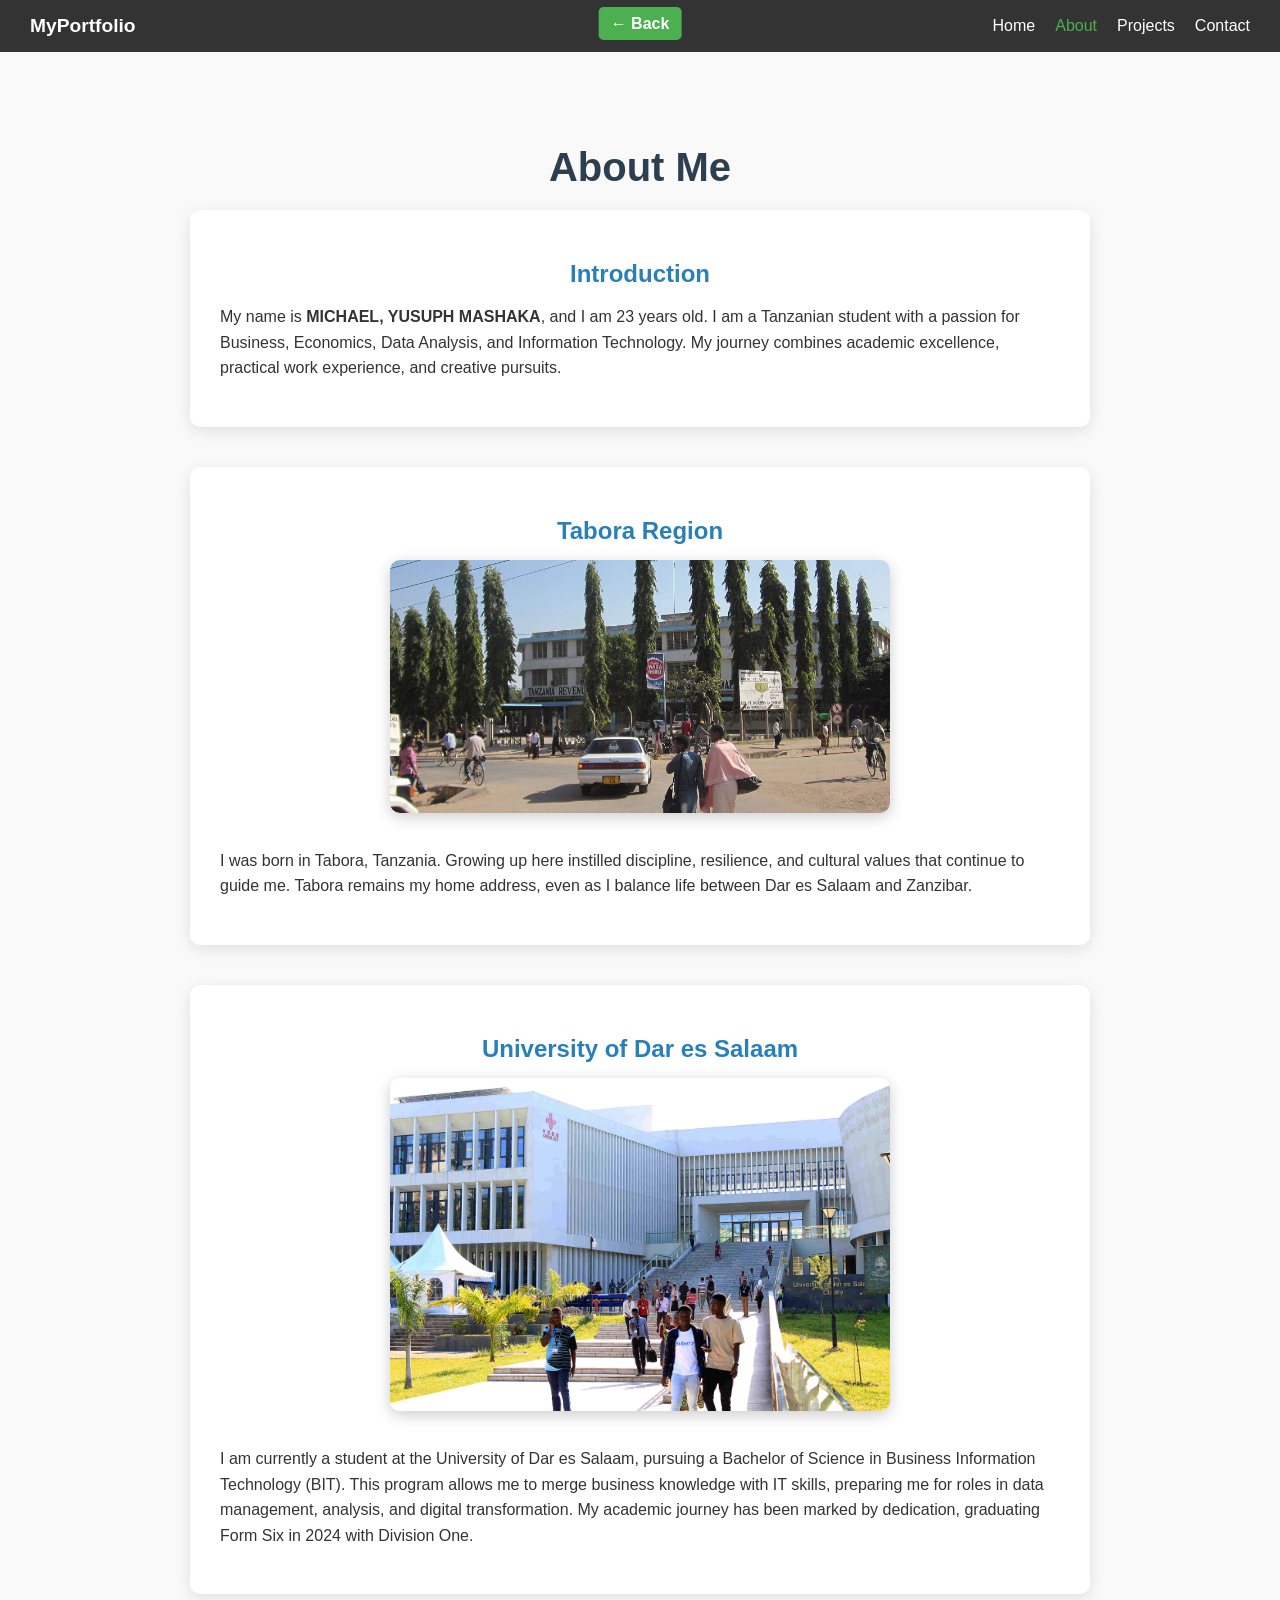
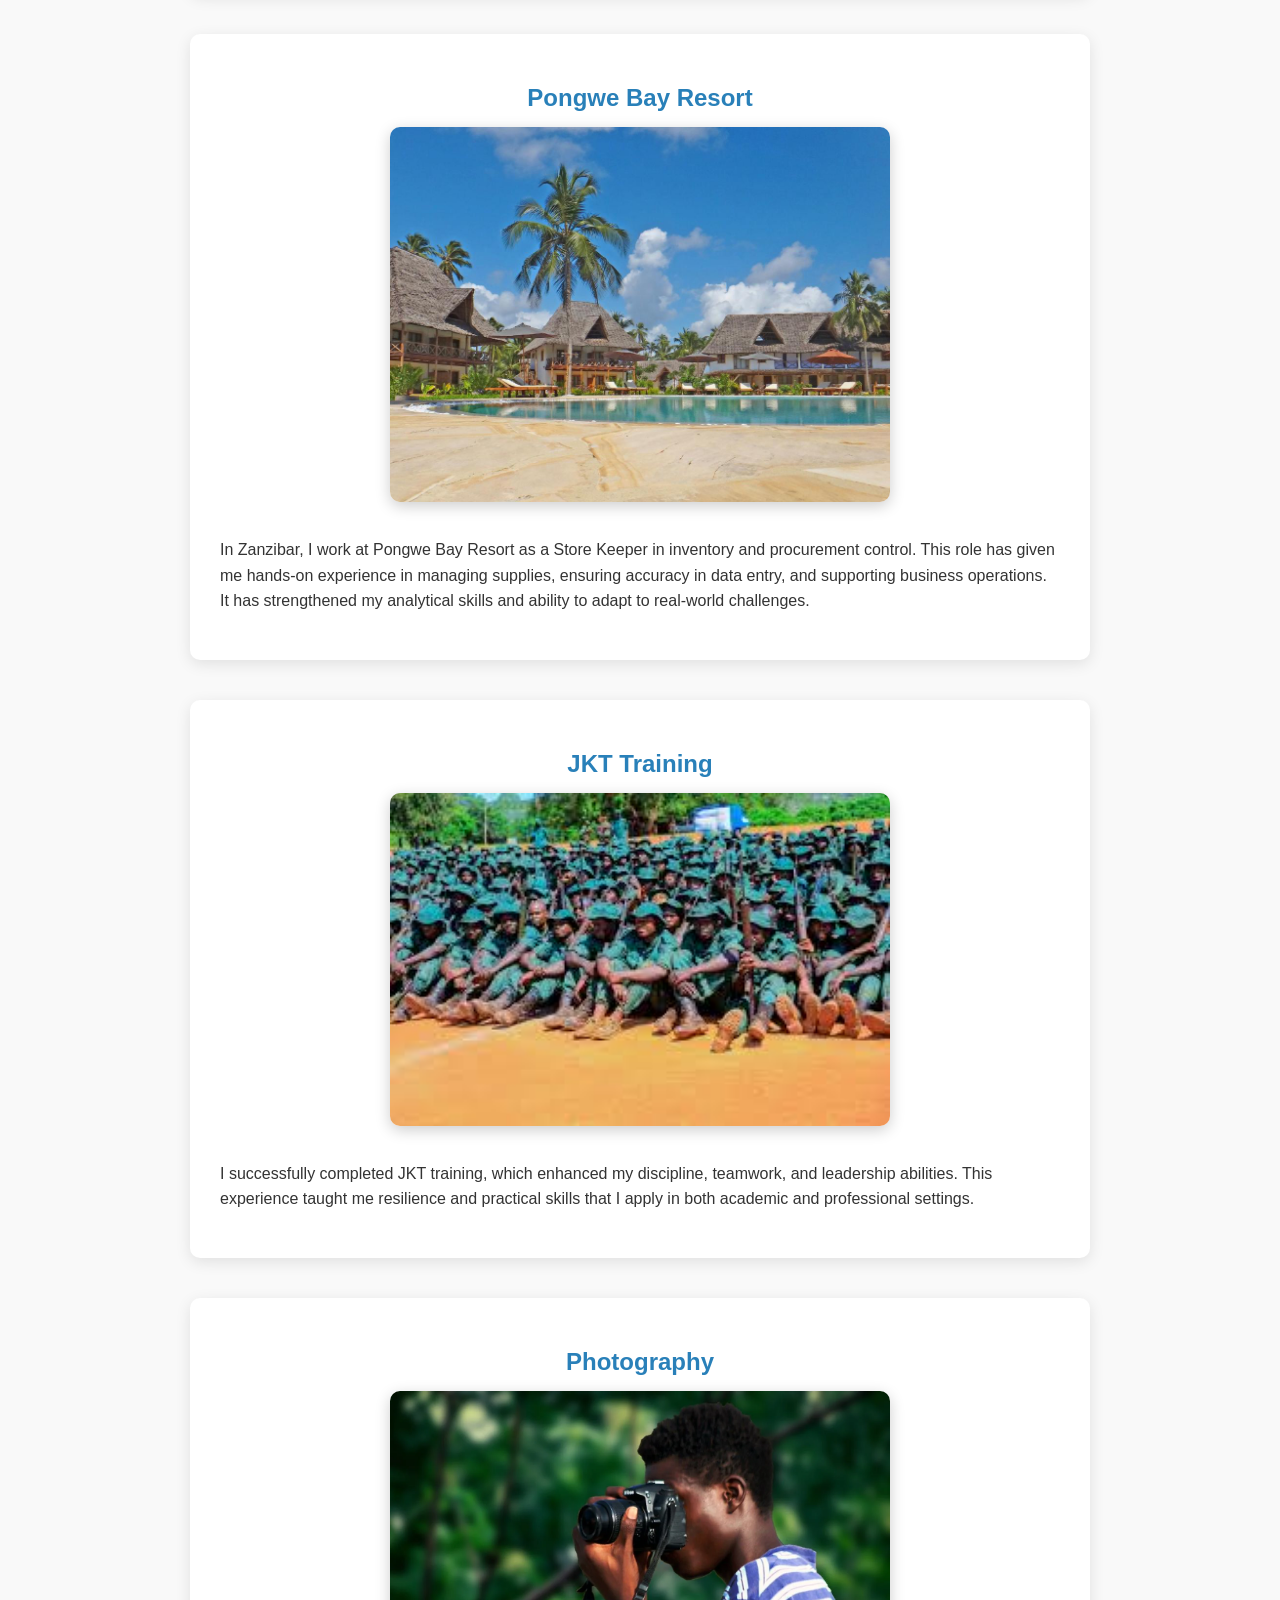
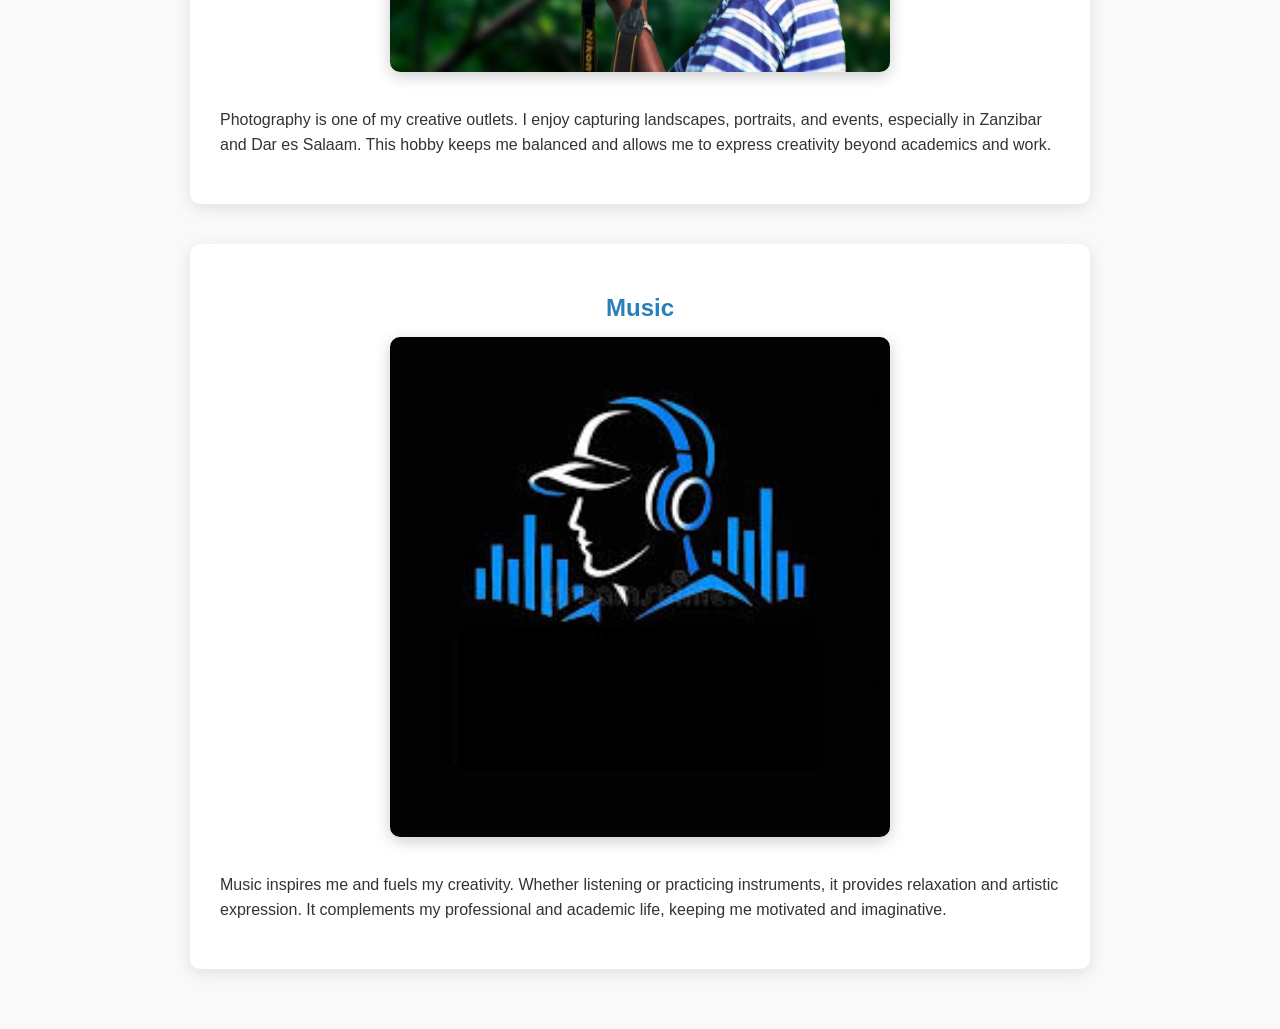
<file: about.html>
<!DOCTYPE html>
<html lang="en">
<head>
  <meta charset="UTF-8">
  <meta name="viewport" content="width=device-width, initial-scale=1.0">
  <title>About Me</title>
  <link rel="stylesheet" href="style.css">
  <style>
    body {
      font-family: Arial, sans-serif;
      margin: 0;
      background: #f9f9f9;
      color: #333;
    }

    .about {
      padding: 60px 20px;
      text-align: center;
      animation: fadeIn 2s ease-in-out;
    }

    .about h1 {
      font-size: 2.5em;
      margin-bottom: 20px;
      color: #2c3e50;
      animation: slideDown 1.5s ease;
    }

    .about-content {
      display: flex;
      flex-direction: column;
      gap: 40px;
      max-width: 900px;
      margin: auto;
    }

    .photo-block {
      background: #fff;
      padding: 30px;
      border-radius: 10px;
      box-shadow: 0 4px 15px rgba(0,0,0,0.1);
      text-align: center;
      animation: fadeUp 2s ease;
    }

    .photo-block h2 {
      margin-bottom: 15px;
      color: #2980b9;
    }

    .photo-block img {
      width: 100%;
      max-width: 500px;
      border-radius: 10px;
      box-shadow: 0 4px 15px rgba(0,0,0,0.2);
      margin-bottom: 15px;
      animation: zoomIn 2s ease;
    }

    .photo-block p {
      text-align: left;
      line-height: 1.6;
    }

    /* Animations */
    @keyframes fadeIn {
      from {opacity: 0;}
      to {opacity: 1;}
    }
    @keyframes slideDown {
      from {transform: translateY(-50px); opacity: 0;}
      to {transform: translateY(0); opacity: 1;}
    }
    @keyframes fadeUp {
      from {transform: translateY(50px); opacity: 0;}
      to {transform: translateY(0); opacity: 1;}
    }
    @keyframes zoomIn {
      from {transform: scale(0.8); opacity: 0;}
      to {transform: scale(1); opacity: 1;}
    }
  </style>
</head>
<body>
  <header class="navbar">
    <div class="logo">MyPortfolio</div>
    <div class="back-button">
      <a href="index.html">← Back</a>
    </div>
    <nav>
      <ul>
        <li><a href="index.html">Home</a></li>
        <li><a href="about.html" class="active">About</a></li>
        <li><a href="projects.html">Projects</a></li>
        <li><a href="contact.html">Contact</a></li>
      </ul>
    </nav>
  </header>

  <section class="about">
    <h1>About Me</h1>
    <div class="about-content">

      <!-- Intro -->
      <div class="photo-block">
        <h2>Introduction</h2>
        <p>My name is <strong>MICHAEL, YUSUPH MASHAKA</strong>, and I am 23 years old. I am a Tanzanian student with a passion for Business, Economics, Data Analysis, and Information Technology. My journey combines academic excellence, practical work experience, and creative pursuits.</p>
      </div>

      <!-- Birth Region -->
      <div class="photo-block">
        <h2>Tabora Region</h2>
        <img src="tabora.png" alt="Tabora Region">
        <p>I was born in Tabora, Tanzania. Growing up here instilled discipline, resilience, and cultural values that continue to guide me. Tabora remains my home address, even as I balance life between Dar es Salaam and Zanzibar.</p>
      </div>

      <!-- University -->
      <div class="photo-block">
        <h2>University of Dar es Salaam</h2>
        <img src="udsm.png" alt="University of Dar es Salaam">
        <p>I am currently a student at the University of Dar es Salaam, pursuing a Bachelor of Science in Business Information Technology (BIT). This program allows me to merge business knowledge with IT skills, preparing me for roles in data management, analysis, and digital transformation. My academic journey has been marked by dedication, graduating Form Six in 2024 with Division One.</p>
      </div>

      <!-- Work Experience -->
      <div class="photo-block">
        <h2>Pongwe Bay Resort</h2>
        <img src="pongwebay.png" alt="Pongwe Bay Resort">
        <p>In Zanzibar, I work at Pongwe Bay Resort as a Store Keeper in inventory and procurement control. This role has given me hands-on experience in managing supplies, ensuring accuracy in data entry, and supporting business operations. It has strengthened my analytical skills and ability to adapt to real-world challenges.</p>
      </div>

      <!-- JKT Training -->
      <div class="photo-block">
        <h2>JKT Training</h2>
        <img src="jkt.png" alt="JKT Training">
        <p>I successfully completed JKT training, which enhanced my discipline, teamwork, and leadership abilities. This experience taught me resilience and practical skills that I apply in both academic and professional settings.</p>
      </div>

      <!-- Photography -->
      <div class="photo-block">
        <h2>Photography</h2>
        <img src="photography.png" alt="Photography">
        <p>Photography is one of my creative outlets. I enjoy capturing landscapes, portraits, and events, especially in Zanzibar and Dar es Salaam. This hobby keeps me balanced and allows me to express creativity beyond academics and work.</p>
      </div>

      <!-- Music -->
      <div class="photo-block">
        <h2>Music</h2>
        <img src="music.png" alt="Music">
        <p>Music inspires me and fuels my creativity. Whether listening or practicing instruments, it provides relaxation and artistic expression. It complements my professional and academic life, keeping me motivated and imaginative.</p>
      </div>

    </div>
  </section>
</body>
</html>
</file>
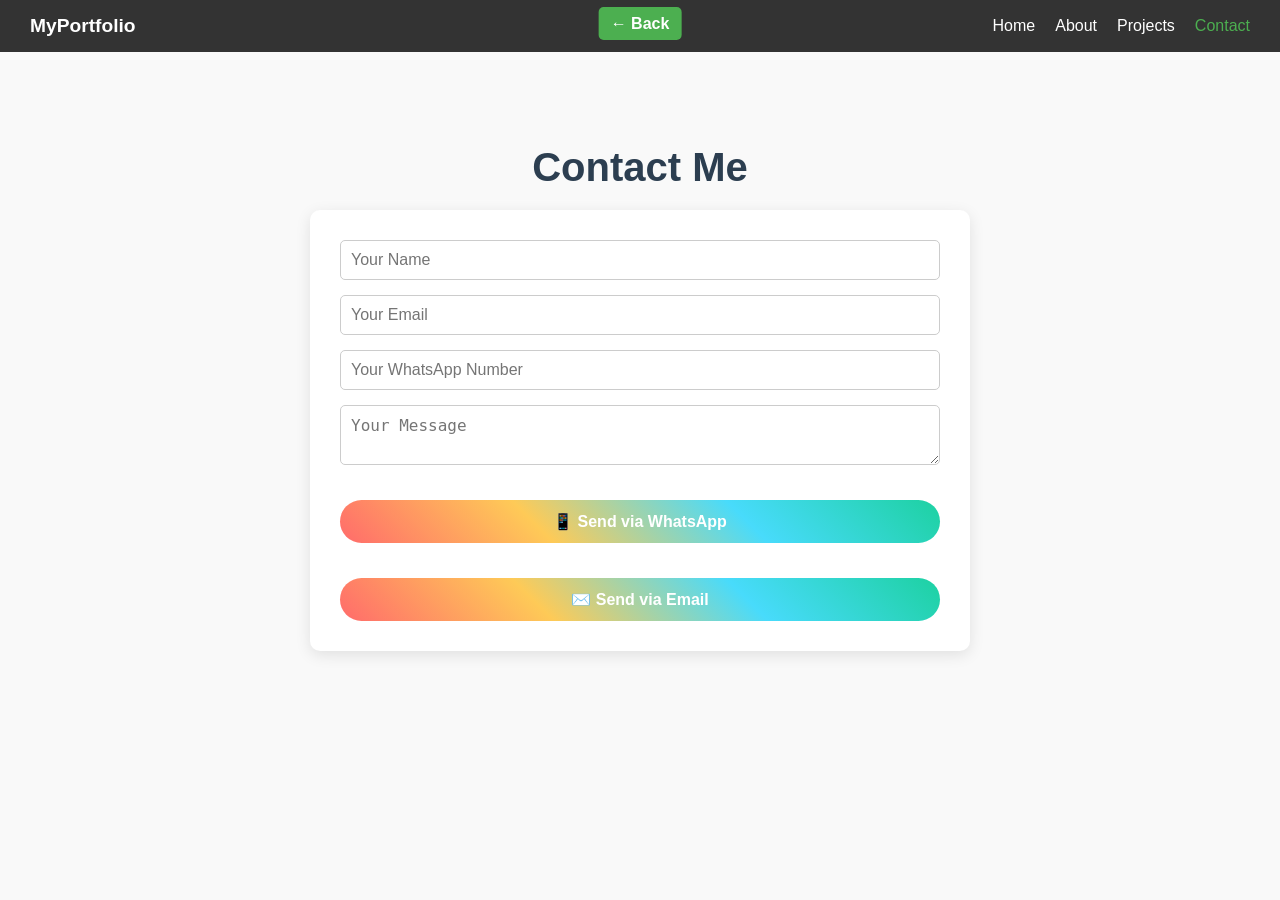
<file: contact.html>
<!DOCTYPE html>
<html lang="en">
<head>
  <meta charset="UTF-8">
  <meta name="viewport" content="width=device-width, initial-scale=1.0">
  <title>Contact</title>
  <link rel="stylesheet" href="style.css">
  <style>
    body {
      font-family: Arial, sans-serif;
      margin: 0;
      background: #f9f9f9;
      color: #333;
    }

    .contact {
      padding: 60px 20px;
      text-align: center;
      animation: fadeIn 2s ease-in-out;
    }

    .contact h1 {
      font-size: 2.5em;
      margin-bottom: 20px;
      color: #2c3e50;
      animation: slideDown 1.5s ease;
    }

    form {
      display: flex;
      flex-direction: column;
      gap: 15px;
      max-width: 600px;
      margin: auto;
      background: #fff;
      padding: 30px;
      border-radius: 10px;
      box-shadow: 0 4px 15px rgba(0,0,0,0.1);
      animation: fadeUp 2s ease;
    }

    input, textarea {
      padding: 12px;
      border: 1px solid #ccc;
      border-radius: 8px;
      font-size: 16px;
      transition: border-color 0.3s;
    }

    input:focus, textarea:focus {
      border-color: #2980b9;
      outline: none;
    }

    .btn {
      padding: 12px;
      font-size: 16px;
      font-weight: bold;
      color: #fff;
      background: linear-gradient(45deg, #ff6b6b, #feca57, #48dbfb, #1dd1a1);
      border: none;
      border-radius: 50px;
      cursor: pointer;
      transition: transform 0.3s ease-in-out;
      animation: pulse 2s infinite;
    }

    .btn:hover {
      transform: scale(1.05);
      box-shadow: 0 0 15px rgba(0,0,0,0.2);
    }

    .confirmation {
      margin-top: 15px;
      font-size: 18px;
      font-weight: bold;
      color: green;
      display: none;
      animation: fadeIn 1s ease;
    }

    /* Animations */
    @keyframes fadeIn {
      from {opacity: 0;}
      to {opacity: 1;}
    }
    @keyframes slideDown {
      from {transform: translateY(-50px); opacity: 0;}
      to {transform: translateY(0); opacity: 1;}
    }
    @keyframes fadeUp {
      from {transform: translateY(50px); opacity: 0;}
      to {transform: translateY(0); opacity: 1;}
    }
    @keyframes pulse {
      0% { transform: scale(1); }
      50% { transform: scale(1.05); }
      100% { transform: scale(1); }
    }
  </style>
</head>
<body>
  <header class="navbar">
    <div class="logo">MyPortfolio</div>
    <div class="back-button">
      <a href="index.html">← Back</a>
    </div>
    <nav>
      <ul>
        <li><a href="index.html">Home</a></li>
        <li><a href="about.html">About</a></li>
        <li><a href="projects.html">Projects</a></li>
        <li><a href="contact.html" class="active">Contact</a></li>
      </ul>
    </nav>
  </header>

  <section class="contact">
    <h1>Contact Me</h1>
    <form id="contactForm">
      <input type="text" id="name" placeholder="Your Name" required>
      <input type="email" id="email" placeholder="Your Email" required>
      <input type="text" id="whatsappNumber" placeholder="Your WhatsApp Number" required>
      <textarea id="message" placeholder="Your Message" required></textarea>

      <button type="button" id="sendWhatsapp" class="btn">📱 Send via WhatsApp</button>
      <button type="button" id="sendEmail" class="btn">✉️ Send via Email</button>

      <div id="confirmation" class="confirmation">✅ Submitted</div>
    </form>
  </section>

  <script>
    const form = document.getElementById("contactForm");
    const confirmation = document.getElementById("confirmation");

    function showConfirmation() {
      confirmation.style.display = "block";
      setTimeout(() => {
        confirmation.style.display = "none";
      }, 3000); // hides after 3 seconds
    }

    document.getElementById("sendWhatsapp").addEventListener("click", function() {
      if (form.checkValidity()) {
        const name = document.getElementById("name").value;
        const email = document.getElementById("email").value;
        const whatsappNumber = document.getElementById("whatsappNumber").value;
        const message = document.getElementById("message").value;

        const fullMessage = `Hello, my name is ${name}. My email is ${email}. My WhatsApp number is ${whatsappNumber}. Message: ${message}`;
        const phoneNumber = "255781942658"; // Your WhatsApp number with country code

        window.open(`https://wa.me/${phoneNumber}?text=${encodeURIComponent(fullMessage)}`, "_blank");
        showConfirmation();
      } else {
        form.reportValidity();
      }
    });

    document.getElementById("sendEmail").addEventListener("click", function() {
      if (form.checkValidity()) {
        const name = document.getElementById("name").value;
        const email = document.getElementById("email").value;
        const whatsappNumber = document.getElementById("whatsappNumber").value;
        const message = document.getElementById("message").value;

        const subject = `Message from ${name}`;
        const body = `Name: ${name}%0AEmail: ${email}%0AWhatsApp: ${whatsappNumber}%0A%0AMessage:%0A${message}`;

        window.location.href = `mailto:myusuph156@gmail.com?subject=${encodeURIComponent(subject)}&body=${body}`;
        showConfirmation();
      } else {
        form.reportValidity();
      }
    });
  </script>
</body>
</html>
</file>
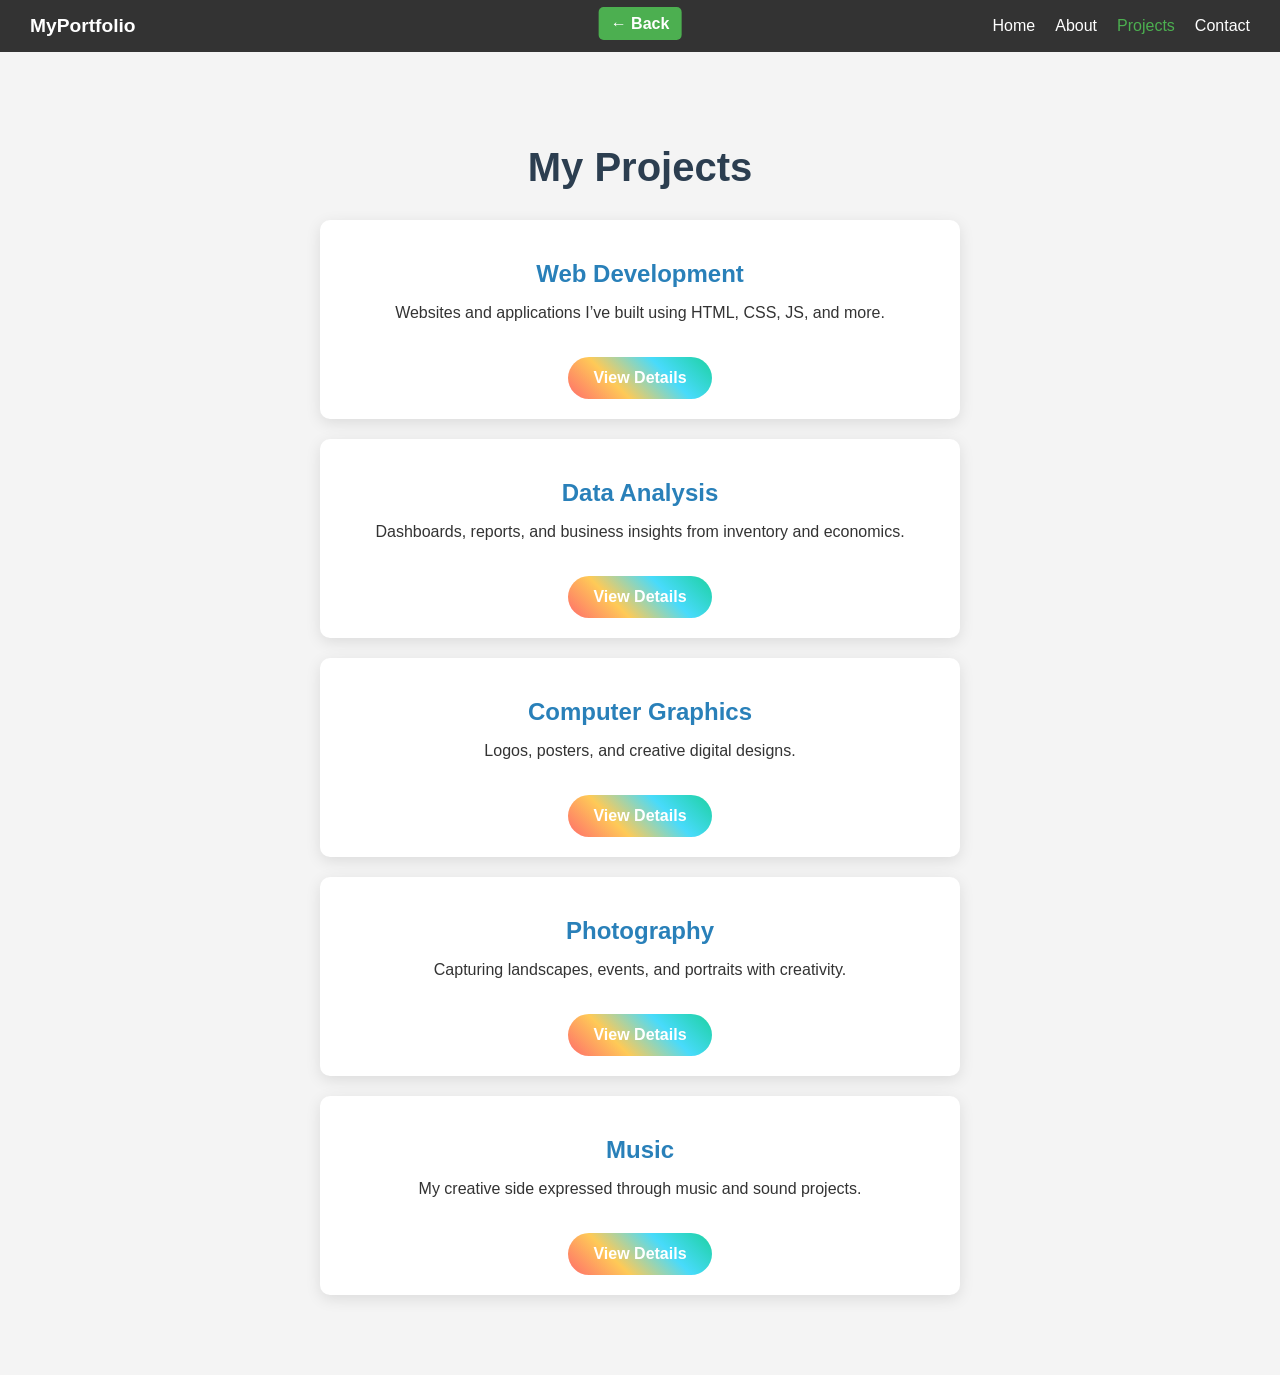
<file: projects.html>
<!DOCTYPE html>
<html lang="en">
<head>
  <meta charset="UTF-8">
  <meta name="viewport" content="width=device-width, initial-scale=1.0">
  <title>Projects</title>
  <link rel="stylesheet" href="style.css">
  <style>
    .projects {
      padding: 60px 20px;
      text-align: center;
    }

    .projects h1 {
      font-size: 2.5em;
      margin-bottom: 30px;
      color: #2c3e50;
      animation: slideDown 1.5s ease;
    }

    .project-card {
      background: #fff;
      padding: 20px;
      margin: 20px auto;
      max-width: 600px;
      border-radius: 10px;
      box-shadow: 0 4px 15px rgba(0,0,0,0.1);
      animation: fadeUp 2s ease;
    }

    .project-card h2 {
      color: #2980b9;
      margin-bottom: 10px;
    }

    .project-card p {
      margin-bottom: 15px;
    }

    .btn {
      display: inline-block;
      padding: 12px 25px;
      font-size: 16px;
      font-weight: bold;
      color: #fff;
      background: linear-gradient(45deg, #ff6b6b, #feca57, #48dbfb, #1dd1a1);
      border: none;
      border-radius: 50px;
      cursor: pointer;
      transition: transform 0.3s ease-in-out;
      animation: pulse 2s infinite;
      text-decoration: none;
    }

    .btn:hover {
      transform: scale(1.05);
      box-shadow: 0 0 15px rgba(0,0,0,0.2);
    }

    .false-message {
      margin-top: 15px;
      font-size: 16px;
      font-weight: bold;
      color: red;
      display: none;
      animation: fadeIn 1s ease;
    }

    /* Animations */
    @keyframes slideDown {
      from {transform: translateY(-50px); opacity: 0;}
      to {transform: translateY(0); opacity: 1;}
    }
    @keyframes fadeUp {
      from {transform: translateY(50px); opacity: 0;}
      to {transform: translateY(0); opacity: 1;}
    }
    @keyframes pulse {
      0% { transform: scale(1); }
      50% { transform: scale(1.05); }
      100% { transform: scale(1); }
    }
    @keyframes fadeIn {
      from {opacity: 0;}
      to {opacity: 1;}
    }
  </style>
</head>
<body>
  <header class="navbar">
    <div class="logo">MyPortfolio</div>
    <div class="back-button">
      <a href="index.html">← Back</a>
    </div>

    <nav>
      <ul>
        <li><a href="index.html">Home</a></li>
        <li><a href="about.html">About</a></li>
        <li><a href="projects.html" class="active">Projects</a></li>
        <li><a href="contact.html">Contact</a></li>
      </ul>
    </nav>
  </header>

  <section class="projects">
    <h1>My Projects</h1>

    <div class="project-card">
      <h2>Web Development</h2>
      <p>Websites and applications I’ve built using HTML, CSS, JS, and more.</p>
      <button class="btn" onclick="showFalseMessage(this)">View Details</button>
      <div class="false-message">Your device can’t open the details, please check your device viruses then try again</div>
    </div>

    <div class="project-card">
      <h2>Data Analysis</h2>
      <p>Dashboards, reports, and business insights from inventory and economics.</p>
      <button class="btn" onclick="showFalseMessage(this)">View Details</button>
      <div class="false-message">Your device can’t open the details, please check your device viruses then try again</div>
    </div>

    <div class="project-card">
      <h2>Computer Graphics</h2>
      <p>Logos, posters, and creative digital designs.</p>
      <button class="btn" onclick="showFalseMessage(this)">View Details</button>
      <div class="false-message">Your device can’t open the details, please check your device viruses then try again</div>
    </div>

    <div class="project-card">
      <h2>Photography</h2>
      <p>Capturing landscapes, events, and portraits with creativity.</p>
      <button class="btn" onclick="showFalseMessage(this)">View Details</button>
      <div class="false-message">Your device can’t open the details, please check your device viruses then try again</div>
    </div>

    <div class="project-card">
      <h2>Music</h2>
      <p>My creative side expressed through music and sound projects.</p>
      <button class="btn" onclick="showFalseMessage(this)">View Details</button>
      <div class="false-message">Your device can’t open the details, please check your device viruses then try again</div>
    </div>
  </section>

  <script>
    function showFalseMessage(button) {
      const message = button.nextElementSibling;
      message.style.display = "block";
      setTimeout(() => {
        message.style.display = "none";
      }, 4000); // hides after 4 seconds
    }
  </script>
</body>
</html>
</file>
<file: style.css>
:root {
  --primary: #4CAF50;
  --dark: #333;
  --light: #f4f4f4;
}

body {
  font-family: 'Segoe UI', sans-serif;
  margin: 0;
  padding: 0;
  background: var(--light);
  color: var(--dark);
}

/* NAVBAR */
.navbar {
  position: relative; /* anchors back button */
  display: flex;
  justify-content: space-between;
  align-items: center;
  background: var(--dark);
  padding: 15px 30px;
}

.navbar .logo {
  color: #fff;
  font-weight: bold;
  font-size: 1.2em;
}

nav ul {
  list-style: none;
  display: flex;
  gap: 20px;
  margin: 0;
  padding: 0;
}

nav ul li a {
  color: #fff;
  text-decoration: none;
  transition: color 0.3s;
}

nav ul li a:hover,
nav ul li a.active {
  color: var(--primary);
}

/* HERO */
.hero {
  text-align: center;
  padding: 80px 20px;
  background: linear-gradient(to right, #4CAF50, #2E7D32);
  color: #fff;
}

.hero .highlight {
  color: yellow;
}

/* BUTTONS */
.btn {
  display: inline-block;
  margin-top: 20px;
  padding: 10px 20px;
  background: var(--primary);
  color: #fff;
  text-decoration: none;
  border-radius: 5px;
  transition: transform 0.3s;
}

.btn:hover {
  transform: scale(1.1);
}

/* PROJECT CARD */
.project-card {
  background: #fff;
  margin: 20px auto;
  padding: 20px;
  border-radius: 8px;
  width: 80%;
  box-shadow: 0 4px 6px rgba(0,0,0,0.1);
}

/* FORM */
form {
  display: flex;
  flex-direction: column;
  gap: 15px;
  width: 60%;
  margin: auto;
}

form input, form textarea {
  padding: 10px;
  border: 1px solid #ccc;
  border-radius: 5px;
}

form button {
  background: var(--primary);
  color: #fff;
  border: none;
  padding: 12px;
  border-radius: 5px;
  cursor: pointer;
}
.back-button {
  position: absolute;
  top: 15px;
  left: 50%;
  transform: translateX(-50%); /* centers horizontally */
}

.back-button a {
  text-decoration: none;
  color: #fff;
  background: var(--primary);
  padding: 8px 12px;
  border-radius: 5px;
  font-weight: bold;
  transition: background 0.3s, transform 0.3s;
}

.back-button a:hover {
  background: #2E7D32;
  transform: translateX(-50%) scale(1.1); /* keep centered while scaling */
}
</file>
